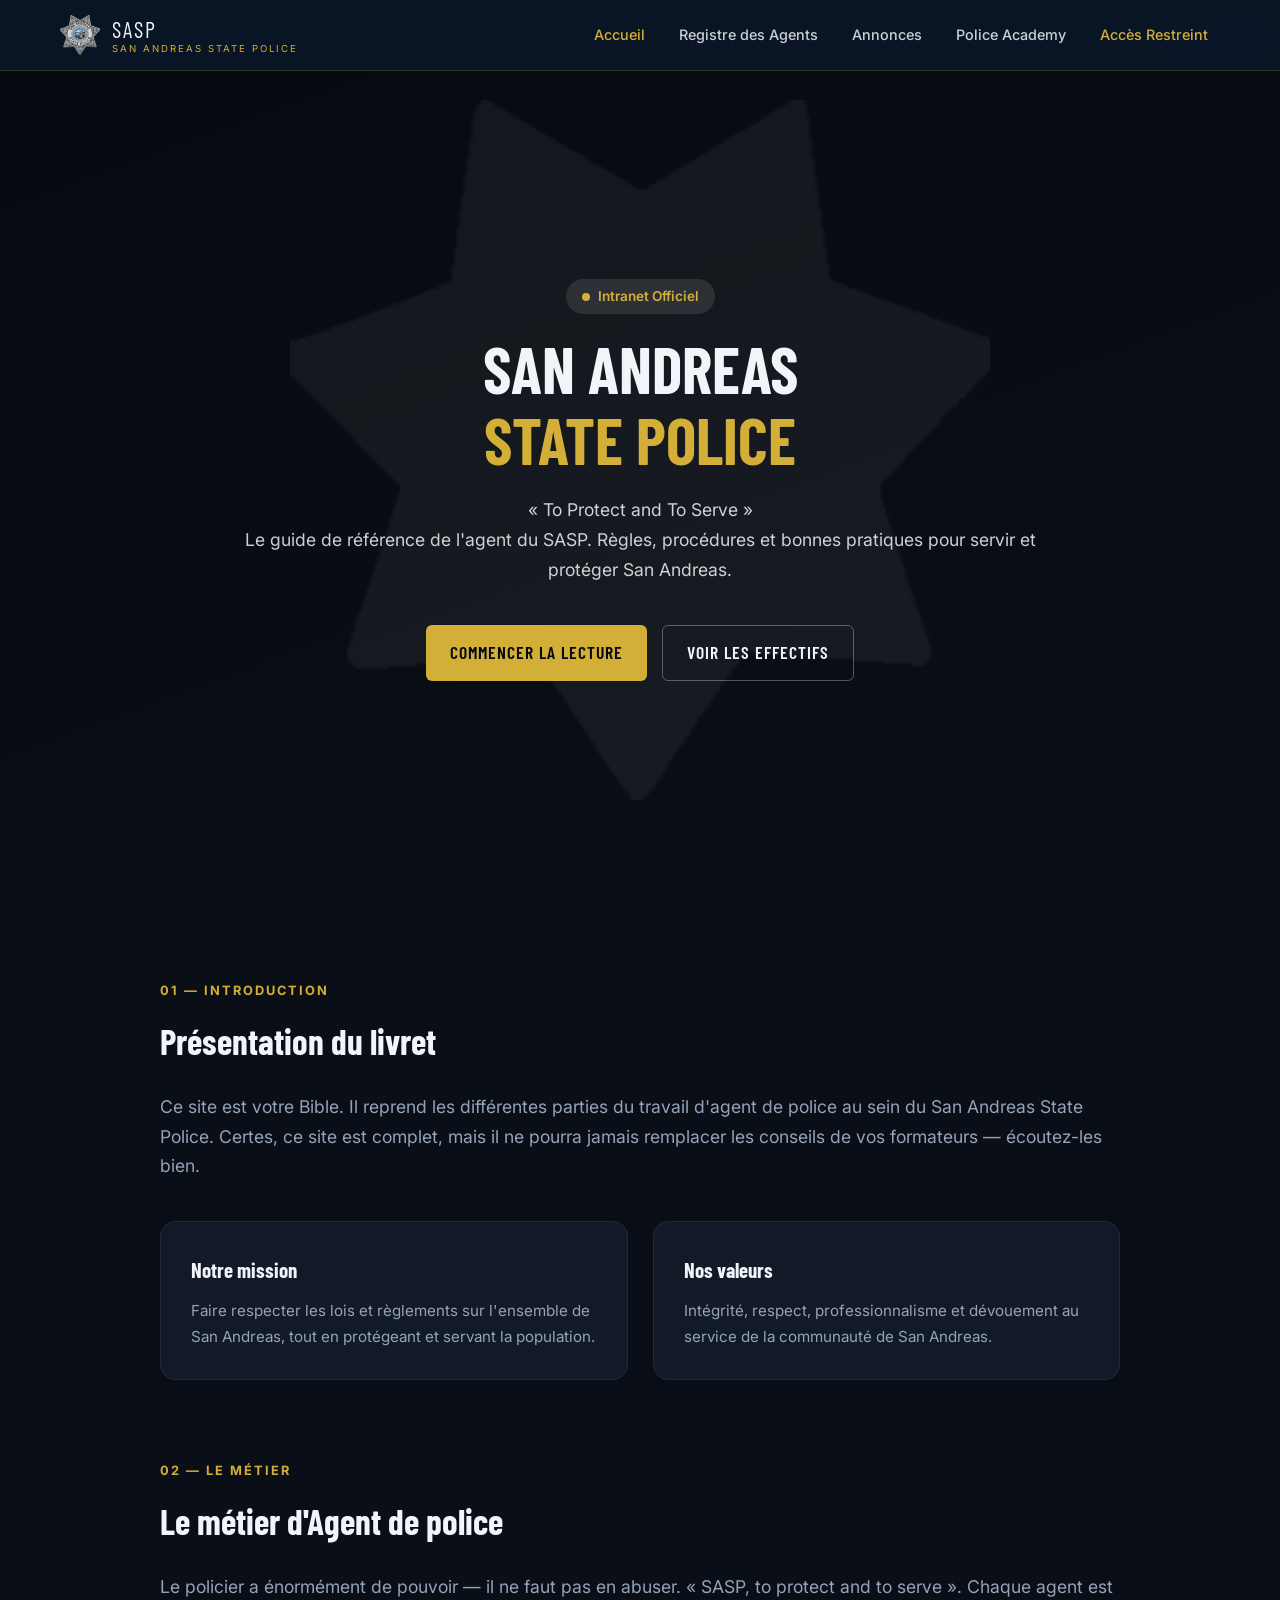
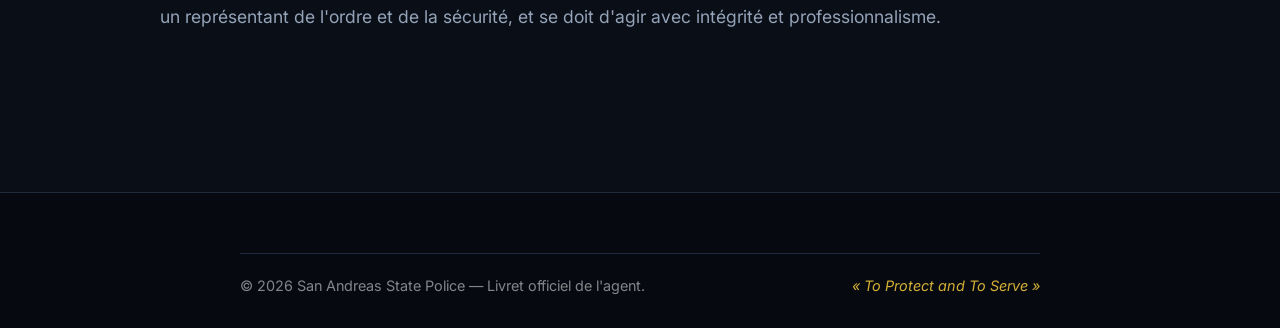
<file: index.html>
<!DOCTYPE html>
<html lang="fr">
<head>
    <meta charset="UTF-8">
    <meta name="viewport" content="width=device-width, initial-scale=1.0">
    <title>SASP — San Andreas State Police</title>
    <link href="https://fonts.googleapis.com/css2?family=Barlow+Condensed:wght@500;700&family=Inter:wght@400;500;600&display=swap" rel="stylesheet">
    <link rel="icon" type="image/png" href="img/badge-sasp.png">
    <link rel="stylesheet" href="css/style.css">
</head>
<body>

    <!-- NAVIGATION -->
    <header class="navbar">
        <div class="nav-container">
            <a href="index.html" class="nav-brand">
                <img src="img/badge-sasp.png" alt="SASP Logo" class="nav-logo-img">
                <div class="nav-brand-text">
                    <span class="brand-title">SASP</span>
                    <span class="brand-sub">San Andreas State Police</span>
                </div>
            </a>
            <nav class="nav-links">
                <a href="index.html" class="nav-link active">Accueil</a>
                <a href="agents.html" class="nav-link">Registre des Agents</a>
                <a href="annonces.html" class="nav-link">Annonces</a>
                <a href="academy.html" class="nav-link">Police Academy</a>
                <a href="login.html" class="nav-link" style="color: var(--gold);">Accès Restreint</a>
            </nav>
        </div>
    </header>

    <!-- HERO -->
    <section class="hero">
        <div class="hero-watermark">
            <img src="img/badge-sasp.png" alt="">
        </div>

        <div class="hero-content">
            <div class="hero-badge">
                <span class="badge-dot"></span>
                Intranet Officiel
            </div>
            
            <h1 class="hero-title">
                San Andreas<br>
                <span class="hero-title-accent">State Police</span>
            </h1>
            
            <p class="hero-subtitle">
                « To Protect and To Serve »<br>
                Le guide de référence de l'agent du SASP. Règles, procédures et bonnes pratiques pour servir et protéger San Andreas.
            </p>
            
            <div class="hero-actions">
                <a href="#presentation" class="btn btn-primary">Commencer la lecture</a>
                <a href="agents.html" class="btn btn-ghost">Voir les effectifs</a>
            </div>
        </div>
    </section>

    <!-- CONTENU -->
    <main class="main-content">
        <section class="section" id="presentation">
            <div class="section-header">
                <span class="section-tag">01 — Introduction</span>
                <h2 class="section-title">Présentation du livret</h2>
                <p class="section-intro">
                    Ce site est votre Bible. Il reprend les différentes parties du travail d'agent de police au sein du
                    San Andreas State Police. Certes, ce site est complet, mais il ne pourra jamais remplacer
                    les conseils de vos formateurs — écoutez-les bien.
                </p>
            </div>

            <div class="cards-grid">
                <article class="card">
                    <h3>Notre mission</h3>
                    <p>Faire respecter les lois et règlements sur l'ensemble de San Andreas, tout en protégeant et servant la population.</p>
                </article>

                <article class="card">
                    <h3>Nos valeurs</h3>
                    <p>Intégrité, respect, professionnalisme et dévouement au service de la communauté de San Andreas.</p>
                </article>
            </div>
        </section>

        <section class="section" id="metier">
            <div class="section-header">
                <span class="section-tag">02 — Le métier</span>
                <h2 class="section-title">Le métier d'Agent de police</h2>
                <p class="section-intro">
                    Le policier a énormément de pouvoir — il ne faut pas en abuser. « SASP, to protect and to serve ». Chaque agent est un représentant de l'ordre et de la sécurité, et se doit d'agir avec intégrité et professionnalisme.
                </p>
            </div>
        </section>
    </main>

    <!-- FOOTER -->
    <footer class="footer">
        <div class="footer-container">
            <div class="footer-bottom">
                <p class="footer-copy">© 2026 San Andreas State Police — Livret officiel de l'agent.</p>
                <p class="footer-devise">« To Protect and To Serve »</p>
            </div>
        </div>
    </footer>

</body>
</html>
</file>
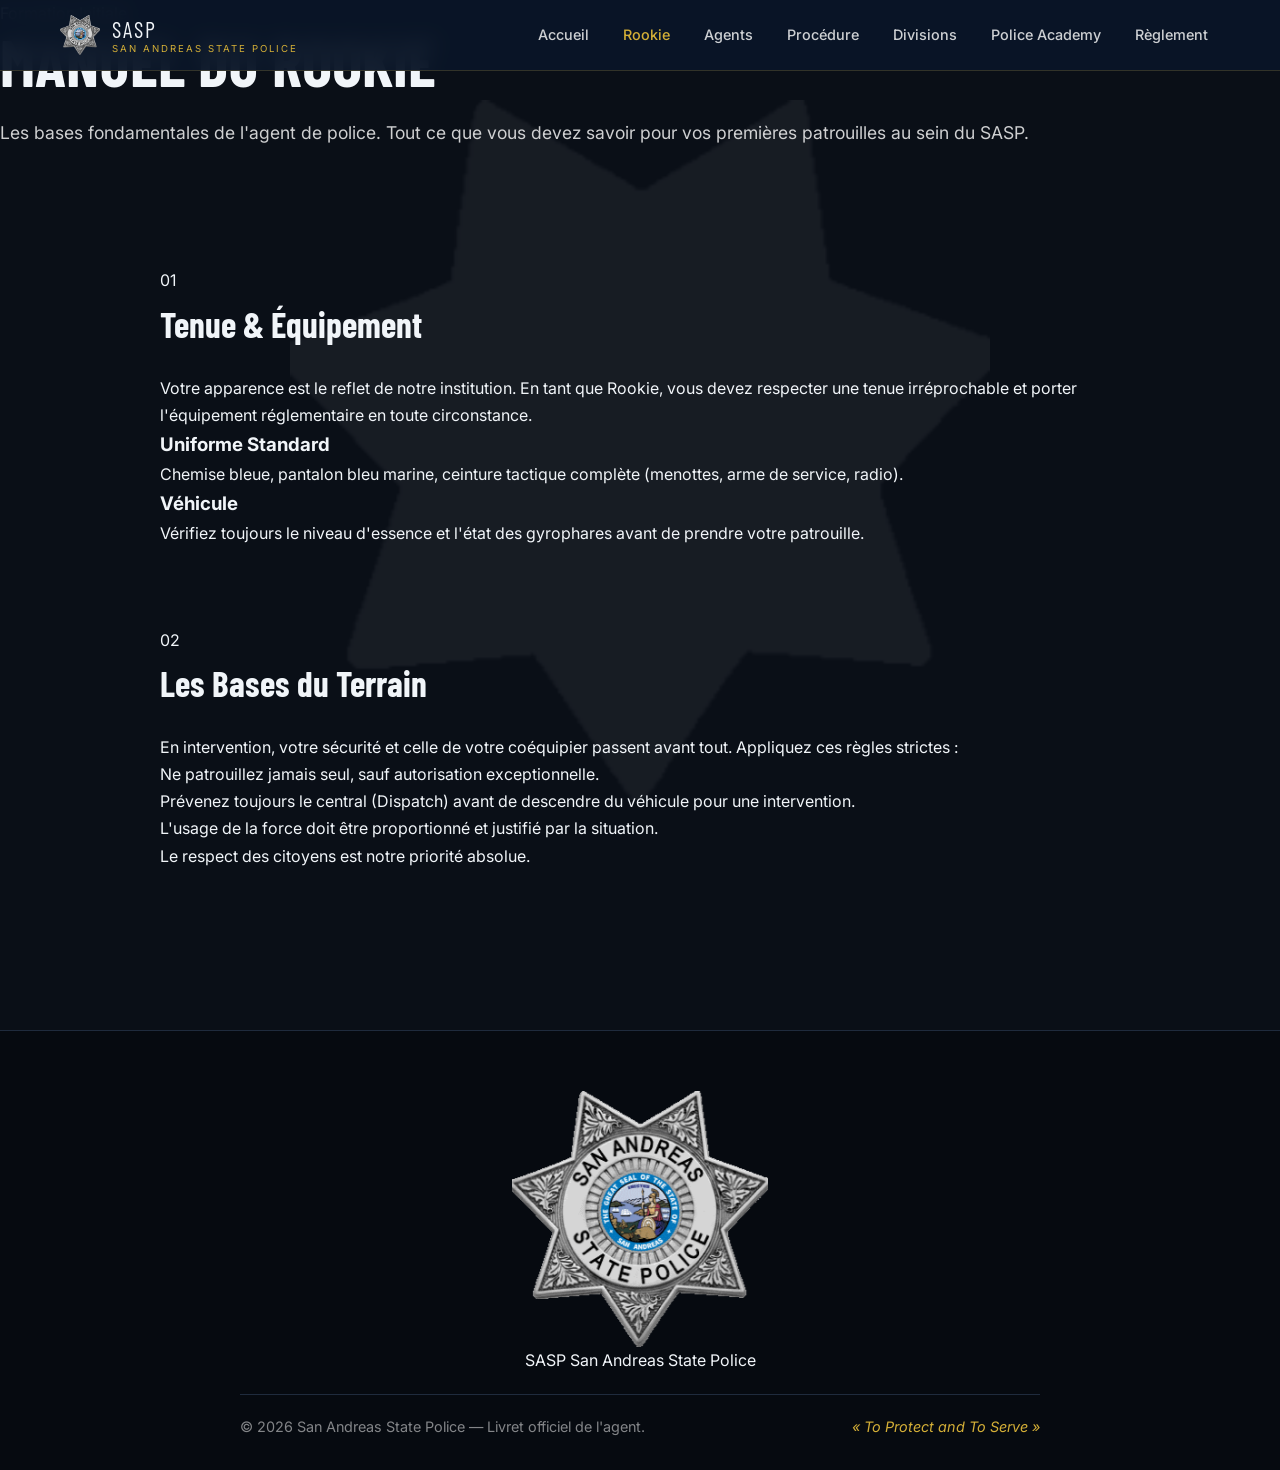
<file: rookie.html>
<!DOCTYPE html>
<html lang="fr">
<head>
    <meta charset="UTF-8">
    <meta name="viewport" content="width=device-width, initial-scale=1.0">
    <title>Manuel Rookie — SASP</title>
    
    <link rel="preconnect" href="https://fonts.googleapis.com">
    <link rel="preconnect" href="https://fonts.gstatic.com" crossorigin>
    <link href="https://fonts.googleapis.com/css2?family=Barlow+Condensed:wght@500;600;700&family=Inter:wght@400;500;600&display=swap" rel="stylesheet">
    
    <link rel="icon" type="image/png" href="img/badge-sasp.png">
    <link rel="stylesheet" href="css/style.css">
</head>
<body>

    <div class="progress-container">
        <div class="progress-bar" id="progressBar"></div>
    </div>

    <!-- NAVIGATION IDENTIQUE -->
    <header class="navbar" id="navbar">
        <div class="nav-container">
            <a href="index.html" class="nav-brand">
                <img src="img/badge-sasp.png" alt="SASP Logo" class="nav-logo-img">
                <div class="nav-brand-text">
                    <span class="brand-title">SASP</span>
                    <span class="brand-sub">San Andreas State Police</span>
                </div>
            </a>
            <nav class="nav-links">
                <a href="index.html" class="nav-link">Accueil</a>
                <a href="rookie.html" class="nav-link active">Rookie</a> <!-- Lien ACTIF ici -->
                <a href="agents.html" class="nav-link">Agents</a>
                <a href="procedure.html" class="nav-link">Procédure</a>
                <a href="division.html" class="nav-link">Divisions</a>
                <a href="pa.html" class="nav-link">Police Academy</a>
                <a href="reglement.html" class="nav-link">Règlement</a>
            </nav>
        </div>
    </header>

    <!-- EN-TÊTE DE LA PAGE INTERNE (Hero Inner) -->
    <section class="hero-inner">
        <div class="hero-watermark">
            <img src="img/badge-sasp.png" alt="">
        </div>
        <div class="hero-inner-content">
            <div class="hero-tag">
                <span class="tag-line"></span>
                Formation Initiale
            </div>
            <h1 class="hero-title">Manuel du Rookie</h1>
            <p class="hero-subtitle">
                Les bases fondamentales de l'agent de police. Tout ce que vous devez savoir pour vos premières patrouilles au sein du SASP.
            </p>
        </div>
    </section>

    <!-- CONTENU SPÉCIFIQUE À LA PAGE -->
    <main class="main-content">
        
        <section class="section reveal">
            <div class="section-layout">
                <div class="section-side">
                    <span class="section-num">01</span>
                    <h2 class="section-title">Tenue & Équipement</h2>
                </div>
                <div class="section-body">
                    <p class="section-text">
                        Votre apparence est le reflet de notre institution. En tant que Rookie, vous devez respecter une tenue irréprochable et porter l'équipement réglementaire en toute circonstance.
                    </p>
                    <div class="info-grid">
                        <div class="info-box">
                            <h3>Uniforme Standard</h3>
                            <p>Chemise bleue, pantalon bleu marine, ceinture tactique complète (menottes, arme de service, radio).</p>
                        </div>
                        <div class="info-box">
                            <h3>Véhicule</h3>
                            <p>Vérifiez toujours le niveau d'essence et l'état des gyrophares avant de prendre votre patrouille.</p>
                        </div>
                    </div>
                </div>
            </div>
        </section>

        <section class="section reveal">
            <div class="section-layout">
                <div class="section-side">
                    <span class="section-num">02</span>
                    <h2 class="section-title">Les Bases du Terrain</h2>
                </div>
                <div class="section-body">
                    <p class="section-text">
                        En intervention, votre sécurité et celle de votre coéquipier passent avant tout. Appliquez ces règles strictes :
                    </p>
                    <ul class="custom-list">
                        <li>Ne patrouillez jamais seul, sauf autorisation exceptionnelle.</li>
                        <li>Prévenez toujours le central (Dispatch) avant de descendre du véhicule pour une intervention.</li>
                        <li>L'usage de la force doit être proportionné et justifié par la situation.</li>
                        <li>Le respect des citoyens est notre priorité absolue.</li>
                    </ul>
                </div>
            </div>
        </section>

    </main>

    <!-- FOOTER IDENTIQUE -->
    <footer class="footer">
        <div class="footer-container">
            <div class="footer-brand">
                <img src="img/badge-sasp.png" alt="SASP Logo" class="footer-logo">
                <div>
                    <span class="footer-title">SASP</span>
                    <span class="footer-sub">San Andreas State Police</span>
                </div>
            </div>
            <div class="footer-bottom">
                <p class="footer-copy">© 2026 San Andreas State Police — Livret officiel de l'agent.</p>
                <p class="footer-devise">« To Protect and To Serve »</p>
            </div>
        </div>
    </footer>

    <script>
        window.addEventListener('scroll', () => {
            const scrollTop = window.scrollY;
            const docHeight = document.documentElement.scrollHeight - window.innerHeight;
            const progress = (scrollTop / docHeight) * 100;
            document.getElementById('progressBar').style.width = progress + '%';
            
            const navbar = document.getElementById('navbar');
            if (scrollTop > 50) navbar.classList.add('scrolled');
            else navbar.classList.remove('scrolled');
        });

        const reveals = document.querySelectorAll('.reveal');
        const observer = new IntersectionObserver((entries) => {
            entries.forEach(entry => {
                if (entry.isIntersecting) {
                    entry.target.classList.add('active');
                    observer.unobserve(entry.target);
                }
            });
        }, { threshold: 0.1 });
        reveals.forEach(reveal => observer.observe(reveal));
    </script>
</body>
</html>
</file>
<file: css/style.css>
/* ============================================================
   1. VARIABLES & RESET
   ============================================================ */
:root {
    --bg-dark: #0a0f17;
    --bg-darker: #060a10;
    --surface: #121a27;
    --surface-hover: #182335;
    --border: #1f2b3d;
    --border-light: #2a3a52;
    
    --text-main: #f1f5f9;
    --text-muted: #94a3b8;
    
    --gold: #d4af37;
    --gold-hover: #e6c555;
    --gold-glow: rgba(212, 175, 55, 0.25);
    
    --success: #4ade80;
    --error: #ef4444;
    --blue: #3b82f6;
    
    --font-heading: 'Barlow Condensed', sans-serif;
    --font-body: 'Inter', sans-serif;
}

* { margin: 0; padding: 0; box-sizing: border-box; }
html { scroll-behavior: smooth; }
body { 
    font-family: var(--font-body); 
    background-color: var(--bg-dark); 
    color: var(--text-main); 
    line-height: 1.7; 
    overflow-x: hidden;
    -webkit-font-smoothing: antialiased;
}
a { text-decoration: none; color: inherit; }
img { max-width: 100%; display: block; }
ul { list-style: none; }
button { font-family: inherit; cursor: pointer; border: none; background: none; }

/* ============================================================
   2. NAVIGATION (Accueil & Pages publiques)
   ============================================================ */
.navbar {
    position: fixed; top: 0; left: 0; right: 0; z-index: 1000;
    padding: 15px 0; background: rgba(10, 22, 40, 0.95);
    backdrop-filter: blur(10px); border-bottom: 1px solid rgba(212, 175, 55, 0.2);
}
.nav-container {
    max-width: 1200px; margin: 0 auto; padding: 0 20px;
    display: flex; justify-content: space-between; align-items: center;
}
.nav-brand { display: flex; align-items: center; gap: 12px; }
.nav-logo-img { width: 40px; height: 40px; object-fit: contain; }
.nav-brand-text { display: flex; flex-direction: column; color: var(--text-main); line-height: 1.2; }
.brand-title { font-family: var(--font-heading); font-size: 1.4rem; letter-spacing: 2px; }
.brand-sub { font-size: 0.6rem; color: var(--gold); text-transform: uppercase; letter-spacing: 2px; }

.nav-links { display: flex; gap: 10px; }
.nav-link { color: rgba(255, 255, 255, 0.8); font-weight: 500; font-size: 0.9rem; padding: 8px 12px; transition: 0.3s; }
.nav-link:hover, .nav-link.active { color: var(--gold); }

/* ============================================================
   3. HERO (Accueil)
   ============================================================ */
.hero {
    position: relative; min-height: 100vh; display: flex; align-items: center; justify-content: center;
    text-align: center; padding: 120px 20px 60px;
    background: linear-gradient(160deg, var(--bg-darker) 0%, var(--bg-dark) 100%);
    overflow: hidden;
}
.hero-watermark {
    position: absolute; top: 50%; left: 50%; transform: translate(-50%, -50%);
    width: 80vw; max-width: 700px; height: 80vw; max-height: 700px;
    opacity: 0.05; z-index: 1; pointer-events: none;
}
.hero-watermark img { width: 100%; height: 100%; object-fit: contain; filter: brightness(0) invert(1); }
.hero-content { position: relative; z-index: 2; max-width: 800px; }
.hero-badge { display: inline-flex; align-items: center; gap: 8px; background: rgba(255,255,255,0.1); color: var(--gold); padding: 6px 16px; border-radius: 20px; font-size: 0.85rem; font-weight: 600; margin-bottom: 20px; }
.badge-dot { width: 8px; height: 8px; background: var(--gold); border-radius: 50%; }
.hero-title { font-family: var(--font-heading); font-size: 4rem; color: var(--text-main); line-height: 1.1; text-transform: uppercase; margin-bottom: 20px; }
.hero-title-accent { color: var(--gold); }
.hero-subtitle { color: rgba(255,255,255,0.8); font-size: 1.1rem; margin-bottom: 40px; }
.hero-actions { display: flex; justify-content: center; gap: 15px; }

/* ============================================================
   4. BOUTONS
   ============================================================ */
.btn { display: inline-flex; align-items: center; justify-content: center; padding: 12px 24px; font-family: var(--font-heading); font-size: 1.1rem; font-weight: 600; letter-spacing: 1px; text-transform: uppercase; transition: all 0.2s ease; border-radius: 6px; cursor: pointer; border: none; }
.btn-primary { background: var(--gold); color: var(--bg-darker); }
.btn-primary:hover { background: var(--gold-hover); transform: translateY(-2px); }
.btn-ghost { background: transparent; color: var(--text-main); border: 1px solid rgba(255,255,255,0.3); }
.btn-ghost:hover { border-color: var(--text-main); }
.btn-outline { background: transparent; color: var(--text-main); border: 1px solid var(--border-light); }
.btn-outline:hover { border-color: var(--text-main); background: rgba(255,255,255,0.05); }
.btn-sm { padding: 6px 12px; font-size: 0.8rem; border-radius: 4px; cursor: pointer; font-family: var(--font-body); font-weight: 600; border: none; transition: 0.3s; text-decoration: none; display: inline-block; }
.btn-edit { background: var(--blue); color: white; margin-right: 8px; }
.btn-delete { background: var(--error); color: white; }

/* ============================================================
   5. CONTENU & SECTIONS (Accueil)
   ============================================================ */
.main-content { max-width: 1000px; margin: 0 auto; padding: 80px 20px; background: var(--bg-dark); color: var(--text-main); }
.section { margin-bottom: 80px; }
.section-tag { color: var(--gold); font-weight: 700; text-transform: uppercase; letter-spacing: 2px; font-size: 0.8rem; display: block; margin-bottom: 10px; }
.section-title { font-family: var(--font-heading); font-size: 2.2rem; color: var(--text-main); margin-bottom: 20px; }
.section-intro { font-size: 1.1rem; color: var(--text-muted); }
.cards-grid { display: grid; grid-template-columns: repeat(auto-fit, minmax(300px, 1fr)); gap: 25px; margin-top: 40px; }
.card { background: var(--surface); padding: 30px; border-radius: 15px; box-shadow: 0 5px 20px rgba(0,0,0,0.05); border: 1px solid var(--border); }
.card h3 { font-family: var(--font-heading); font-size: 1.3rem; margin-bottom: 10px; color: var(--text-main); }
.card p { color: var(--text-muted); font-size: 0.95rem; }

/* ============================================================
   6. FOOTER
   ============================================================ */
.footer { background: var(--bg-darker); color: var(--text-main); padding: 60px 20px 30px; text-align: center; border-top: 1px solid var(--border); }
.footer-container { max-width: 800px; margin: 0 auto; display: flex; flex-direction: column; align-items: center; gap: 20px; }
.footer-bottom { display: flex; justify-content: space-between; width: 100%; border-top: 1px solid var(--border); padding-top: 20px; }
.footer-copy { color: rgba(255,255,255,0.5); font-size: 0.9rem; }
.footer-devise { color: var(--gold); font-style: italic; font-size: 0.9rem; }

/* ============================================================
   7. PAGE AGENTS (Registre)
   ============================================================ */
.agents-grid { display: grid; grid-template-columns: repeat(auto-fill, minmax(320px, 1fr)); gap: 25px; margin-top: 30px; }
.agent-card { background: var(--surface); border: 1px solid var(--border); border-radius: 8px; padding: 25px; display: flex; flex-direction: column; transition: 0.3s; }
.agent-card:hover { border-color: var(--border-light); transform: translateY(-5px); }
.agent-header { display: flex; justify-content: space-between; align-items: flex-start; margin-bottom: 15px; }
.agent-name { font-family: var(--font-heading); font-size: 1.5rem; color: var(--text-main); line-height: 1.1; }
.agent-matricule { font-size: 0.8rem; color: var(--gold); font-weight: 600; letter-spacing: 1px; }
.agent-info-row { display: flex; gap: 10px; margin-bottom: 15px; flex-wrap: wrap; }
.agent-badge { background: var(--bg-dark); border: 1px solid var(--border); padding: 4px 10px; border-radius: 4px; font-size: 0.8rem; color: var(--text-muted); }
.agent-badge.grade { border-color: var(--gold); color: var(--gold); }
.agent-badge.sanction { border-color: var(--error); color: var(--error); background: rgba(239, 68, 68, 0.1); font-weight: 700; }
.tags-container { display: flex; flex-wrap: wrap; gap: 6px; margin-top: 10px; }
.tag { background: rgba(74, 222, 128, 0.1); color: var(--success); border: 1px solid rgba(74, 222, 128, 0.3); padding: 3px 8px; border-radius: 4px; font-size: 0.75rem; font-weight: 600; text-transform: uppercase; }
.sanction-alert { display: flex; align-items: center; background: var(--bg-dark); border: 1px solid rgba(239, 68, 68, 0.3); border-left: 3px solid var(--error); border-radius: 6px; margin: 15px 0; padding: 8px 12px; gap: 12px; }
.sanction-icon { color: var(--error); font-size: 1.2rem; }
.sanction-content { display: flex; align-items: center; flex-wrap: wrap; gap: 10px; }
.sanction-title { font-size: 0.75rem; color: var(--error); text-transform: uppercase; font-weight: 700; }

/* ============================================================
   8. LOGIN
   ============================================================ */
.login-body { background: var(--bg-darker); display: flex; align-items: center; justify-content: center; min-height: 100vh; margin: 0; }
.login-wrapper { position: relative; z-index: 1; width: 100%; max-width: 420px; padding: 20px; }
.login-card { background: var(--surface); border: 1px solid var(--border-light); border-radius: 12px; padding: 40px; box-shadow: 0 25px 50px rgba(0,0,0,0.6); }
.login-header { text-align: center; margin-bottom: 30px; }
.login-logo img { width: 70px; height: 70px; object-fit: contain; margin: 0 auto 15px; }
.login-header h2 { font-family: var(--font-heading); color: var(--gold); font-size: 2rem; letter-spacing: 2px; text-transform: uppercase; }
.login-header p { color: var(--text-muted); font-size: 0.9rem; margin-top: 5px; }
.login-footer { text-align: center; margin-top: 30px; border-top: 1px solid var(--border); padding-top: 20px; }
.login-footer a { color: var(--text-muted); font-size: 0.9rem; transition: color 0.3s; }
.login-footer a:hover { color: var(--gold); }

/* ============================================================
   9. ADMIN DASHBOARD
   ============================================================ */
.admin-body { background: var(--bg-dark); margin: 0; padding: 0; height: 100vh; overflow: hidden; }
.admin-dashboard { display: flex; height: 100vh; width: 100%; }
.admin-sidebar { width: 280px; background: var(--bg-darker); border-right: 1px solid var(--border); padding: 30px; display: flex; flex-direction: column; gap: 40px; }
.admin-brand { display: flex; align-items: center; gap: 15px; }
.admin-brand img { width: 45px; height: 45px; object-fit: contain; }
.admin-brand h1 { font-family: var(--font-heading); font-size: 1.5rem; color: var(--gold); text-transform: uppercase; line-height: 1; }
.admin-brand span { font-size: 0.7rem; color: var(--text-muted); text-transform: uppercase; letter-spacing: 1px; }
.admin-nav { display: flex; flex-direction: column; gap: 8px; }
.admin-nav a { color: var(--text-muted); text-decoration: none; padding: 12px 15px; border-radius: 6px; font-size: 0.95rem; transition: all 0.3s; font-weight: 500; }
.admin-nav a:hover, .admin-nav a.active { background: rgba(212, 175, 55, 0.1); color: var(--gold); border-left: 3px solid var(--gold); padding-left: 18px; }
.admin-main { flex: 1; padding: 40px; overflow-y: auto; display: flex; flex-direction: column; gap: 30px; }
.admin-topbar { display: flex; justify-content: space-between; align-items: center; padding-bottom: 20px; border-bottom: 1px solid var(--border); }
.admin-topbar h2 { font-family: var(--font-heading); font-size: 2.2rem; color: var(--text-main); text-transform: uppercase; }
.admin-user { color: var(--success); font-size: 0.9rem; display: flex; align-items: center; gap: 8px; font-weight: 600; background: rgba(74, 222, 128, 0.1); padding: 6px 12px; border-radius: 20px; border: 1px solid rgba(74, 222, 128, 0.2); }
.status-dot { width: 8px; height: 8px; background: var(--success); border-radius: 50%; box-shadow: 0 0 10px var(--success); }

.admin-tabs { display: flex; gap: 10px; border-bottom: 1px solid var(--border); padding-bottom: 10px; }
.admin-tab-btn { background: transparent; border: none; color: var(--text-muted); font-family: var(--font-heading); font-size: 1.2rem; letter-spacing: 1px; cursor: pointer; padding: 10px 20px; border-radius: 6px; transition: 0.3s; text-transform: uppercase; }
.admin-tab-btn:hover { color: var(--text-main); background: rgba(255,255,255,0.05); }
.admin-tab-btn.active { background: var(--surface); color: var(--gold); border: 1px solid var(--border-light); }
.admin-tab-content { display: none; }
.admin-tab-content.active { display: block; }

.admin-panel { background: var(--surface); border: 1px solid var(--border); border-radius: 12px; padding: 30px; }
.panel-header h3 { font-family: var(--font-heading); font-size: 1.6rem; color: var(--text-main); margin-bottom: 5px; text-transform: uppercase; }
.panel-header p { color: var(--text-muted); font-size: 0.9rem; }
.admin-search-bar { display: flex; align-items: center; background: var(--bg-dark); border: 1px solid var(--border); border-radius: 6px; padding: 0 15px; margin-bottom: 20px; }
.admin-search-bar input { background: transparent; border: none; color: var(--text-main); padding: 12px; width: 100%; font-family: var(--font-body); outline: none; }

.table-responsive { overflow-x: auto; }
.admin-table { width: 100%; border-collapse: collapse; }
.admin-table th { text-align: left; padding: 15px; border-bottom: 2px solid var(--border-light); color: var(--gold); font-size: 0.8rem; text-transform: uppercase; letter-spacing: 1px; font-weight: 700; }
.admin-table td { padding: 15px; border-bottom: 1px solid var(--border); color: var(--text-main); font-size: 0.95rem; vertical-align: middle; }
.admin-table tr:hover { background: rgba(255,255,255,0.02); }

.form-group { margin-bottom: 20px; }
.form-group label { display: block; color: var(--text-muted); font-size: 0.9rem; margin-bottom: 8px; font-weight: 600; }
.form-group input, .form-group textarea, .form-group select { width: 100%; padding: 12px; background: var(--bg-dark); border: 1px solid var(--border); color: var(--text-main); border-radius: 6px; font-family: var(--font-body); transition: border-color 0.3s; outline: none; }
.form-group input:focus, .form-group textarea:focus, .form-group select:focus { border-color: var(--gold); }

/* ============================================================
   10. MODALES & PASTILLES
   ============================================================ */
.modal-overlay { position: fixed; top: 0; left: 0; width: 100%; height: 100%; background: rgba(6, 10, 16, 0.85); backdrop-filter: blur(8px); z-index: 9999; display: none; align-items: center; justify-content: center; padding: 20px; }
.modal-overlay.active { display: flex; }
.modal-content { background: var(--surface); border: 1px solid var(--border-light); border-radius: 12px; width: 100%; max-width: 800px; max-height: calc(100vh - 40px); display: flex; flex-direction: column; }
.modal-header { display: flex; justify-content: space-between; align-items: center; padding: 20px 30px; border-bottom: 1px solid var(--border); }
.modal-header h3 { font-family: var(--font-heading); font-size: 1.6rem; color: var(--gold); text-transform: uppercase; }
.modal-close { background: none; border: none; color: var(--text-muted); font-size: 1.8rem; cursor: pointer; }
.modal-close:hover { color: var(--error); }
.modal-body { padding: 30px; overflow-y: auto; flex: 1; }
.modal-footer { padding: 20px 30px; border-top: 1px solid var(--border); display: flex; justify-content: flex-end; gap: 15px; background: var(--bg-darker); border-radius: 0 0 12px 12px; }

.division-pill-group { display: flex; flex-wrap: wrap; gap: 8px; margin-top: 5px; }
.division-pill { display: inline-flex; align-items: center; gap: 8px; padding: 6px 14px; background: var(--bg-dark); border: 1px solid var(--border); border-radius: 30px; cursor: pointer; font-size: 0.8rem; font-weight: 600; color: var(--text-muted); user-select: none; }
.division-pill input { display: none; }
.division-pill:has(input:checked) { background: rgba(212, 175, 55, 0.15); border-color: var(--gold); color: var(--gold); }
.form-pill:has(input:checked) { background: rgba(74, 222, 128, 0.15); border-color: var(--success); color: var(--success); }
.sanction-pill:has(input:checked) { background: rgba(239, 68, 68, 0.15); border-color: var(--error); color: var(--error); }

/* ============================================================
   11. EDITEUR DE PAGE (editer.html)
   ============================================================ */
.editor-layout { display: flex; height: 100vh; overflow: hidden; background: var(--bg-dark); }
.editor-panel { width: 50%; padding: 30px; display: flex; flex-direction: column; overflow-y: auto; border-right: 1px solid var(--border); }
.preview-panel { width: 50%; background: var(--bg-darker); display: flex; flex-direction: column; }
.preview-header { padding: 15px 30px; background: var(--surface); border-bottom: 1px solid var(--border); color: var(--text-muted); font-size: 0.85rem; text-transform: uppercase; letter-spacing: 2px; display: flex; justify-content: space-between; align-items: center; }
#previewFrame { flex: 1; width: 100%; height: 100%; border: none; background: var(--bg-dark); }
#editContent { flex: 1; min-height: 300px; font-family: monospace; font-size: 0.95rem; line-height: 1.5; background: var(--bg-darker); color: var(--text-main); border: 1px solid var(--border); border-radius: 4px; padding: 15px; resize: none; outline: none; }

/* ============================================================
   12. UTILITAIRES
   ============================================================ */
.toast-notification { position: fixed; bottom: 30px; right: 30px; background: var(--surface); border-left: 4px solid var(--success); color: var(--text-main); padding: 15px 25px; border-radius: 6px; z-index: 10000; transform: translateY(100px); opacity: 0; transition: all 0.4s ease; font-weight: 600; }
.toast-notification.show { transform: translateY(0); opacity: 1; }
.status-message { font-size: 0.9rem; font-weight: 600; padding: 12px; border-radius: 6px; margin-top: 15px; text-align: center; display: none; }
.status-message.error { display: block; background: rgba(239, 68, 68, 0.1); color: var(--error); border: 1px solid var(--error); }
.status-message.success { display: block; background: rgba(74, 222, 128, 0.1); color: var(--success); border: 1px solid var(--success); }

/* ============================================================
   13. RESPONSIVE
   ============================================================ */
@media (max-width: 1024px) {
    .nav-links { display: none; }
    .admin-dashboard { flex-direction: column; height: auto; min-height: 100vh; overflow: visible; }
    .admin-sidebar { width: 100%; border-right: none; border-bottom: 1px solid var(--border); flex-direction: row; justify-content: space-between; align-items: center; }
    .admin-nav { flex-direction: row; }
    .editor-layout { flex-direction: column; }
    .editor-panel, .preview-panel { width: 100%; height: 50%; }
}
@media (max-width: 768px) {
    .hero-title { font-size: 2.5rem; }
    .hero-actions { flex-direction: column; }
    .btn { width: 100%; }
    .admin-sidebar { flex-direction: column; gap: 20px; }
}
</file>
